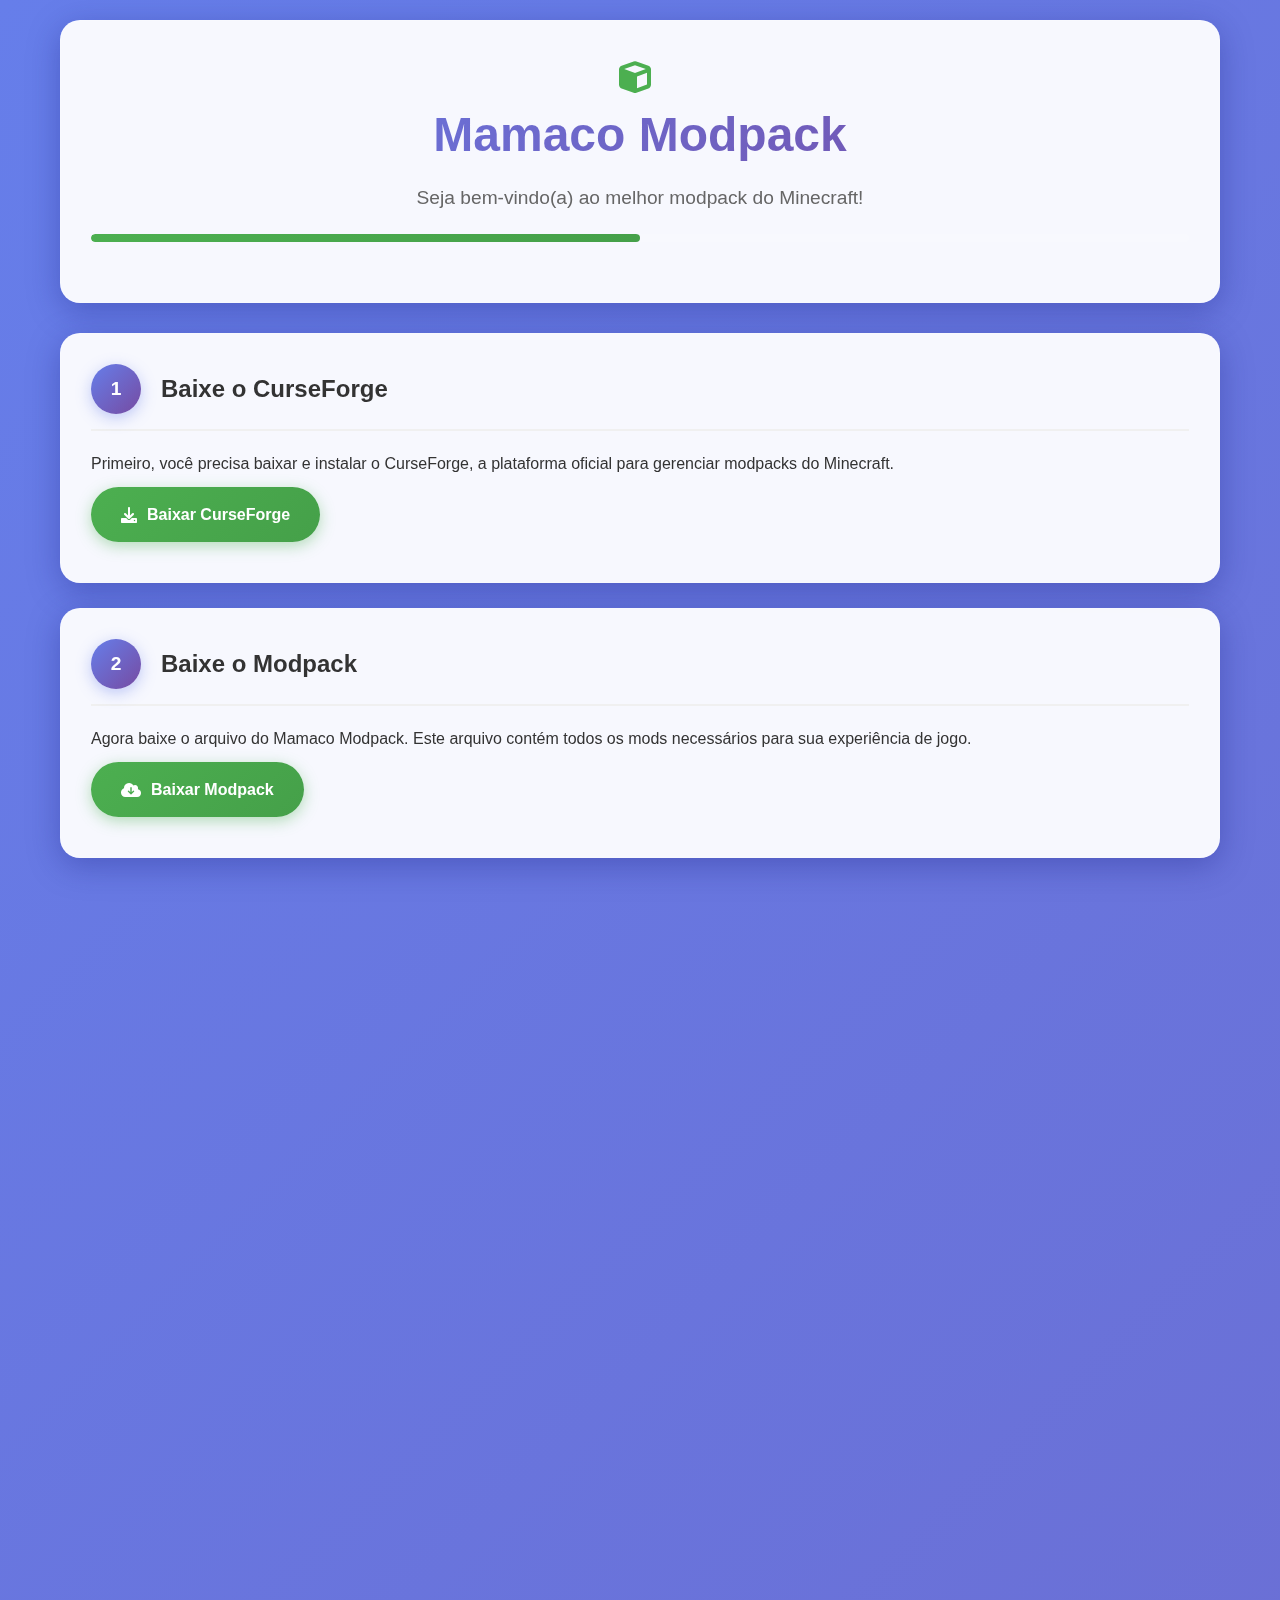
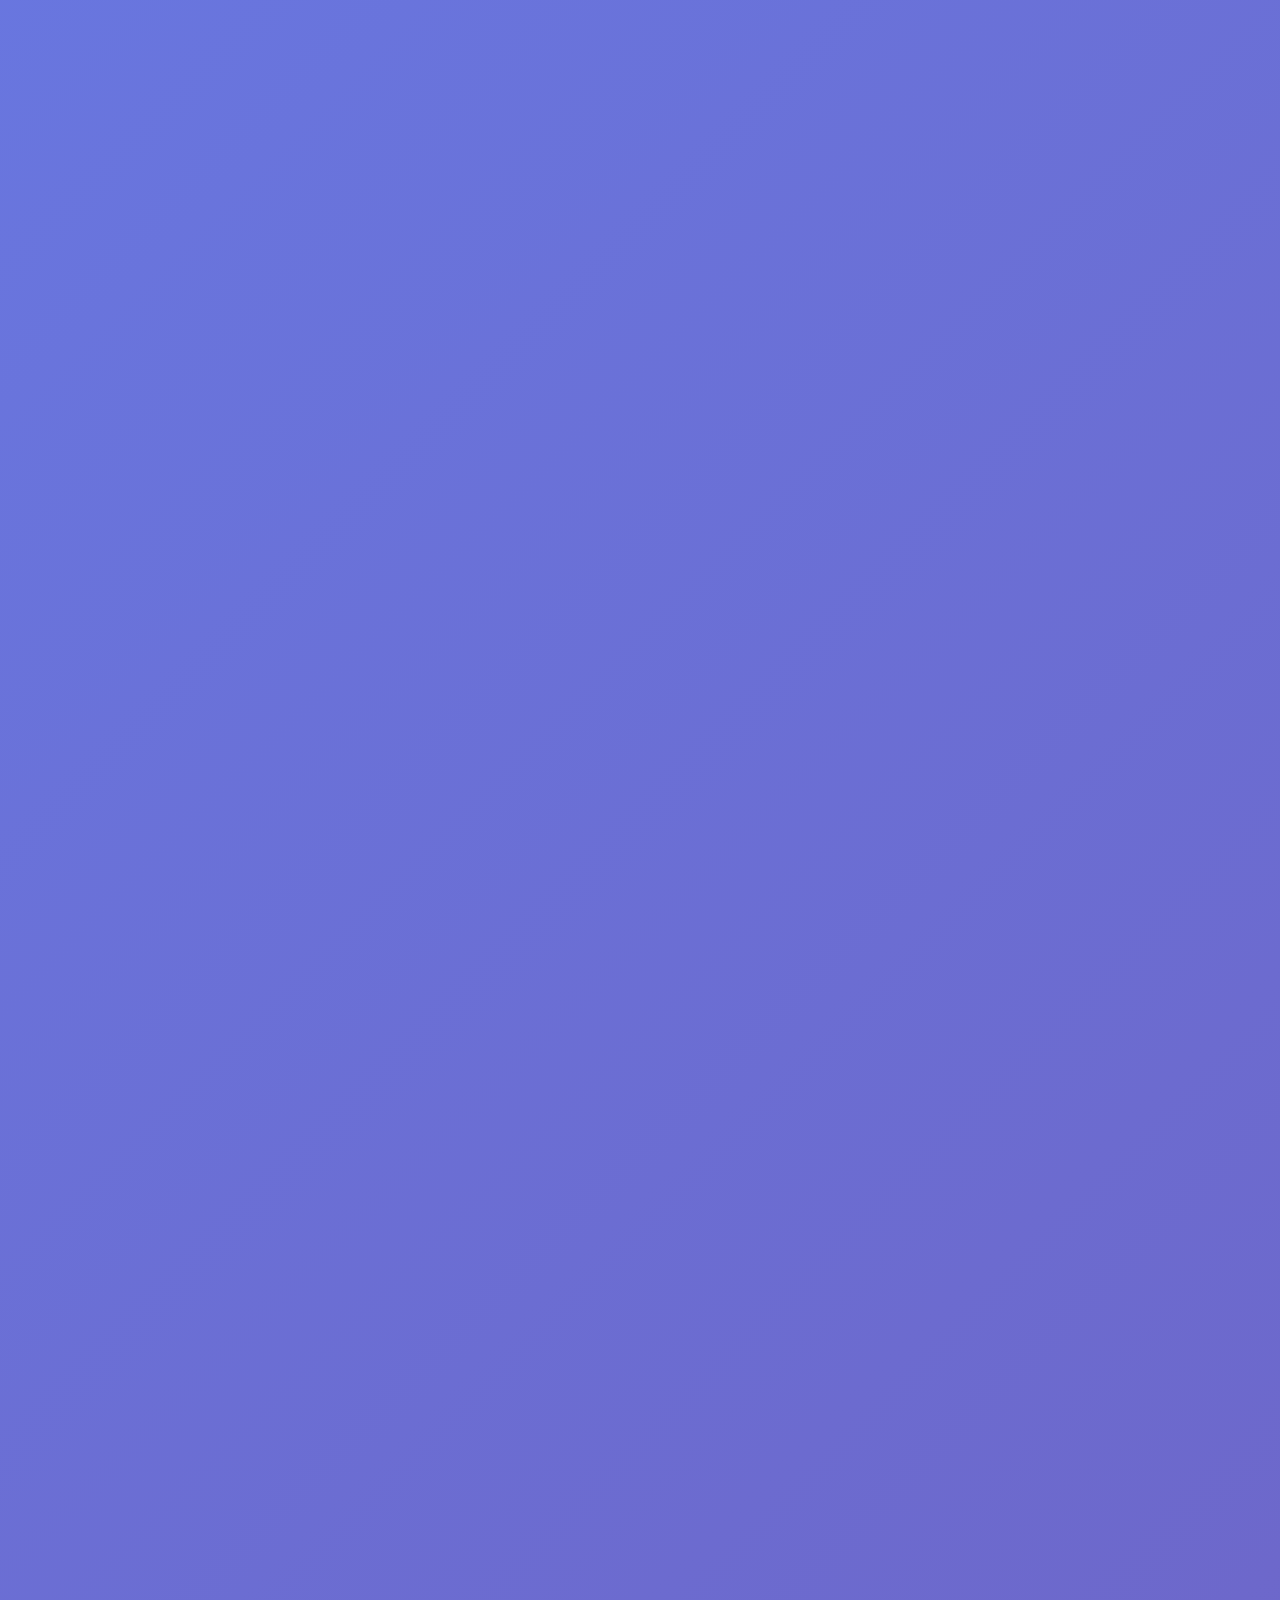
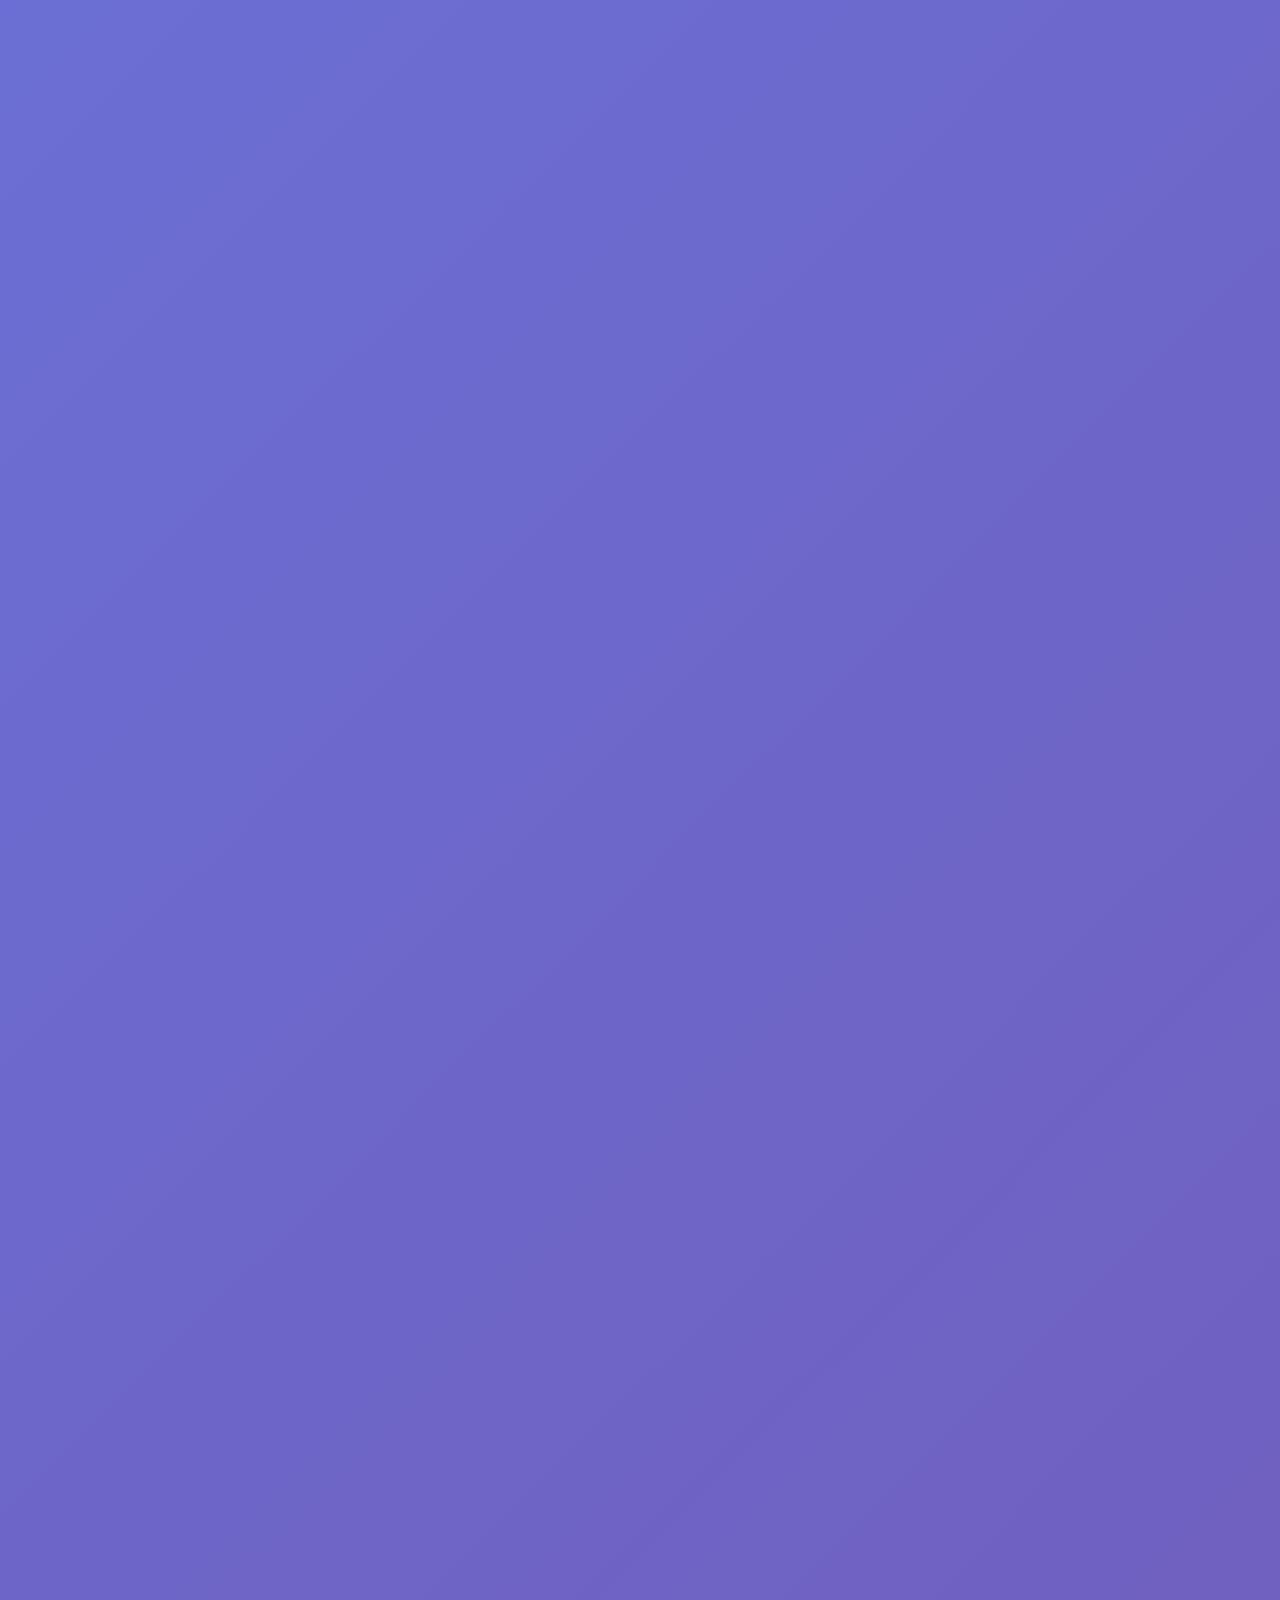
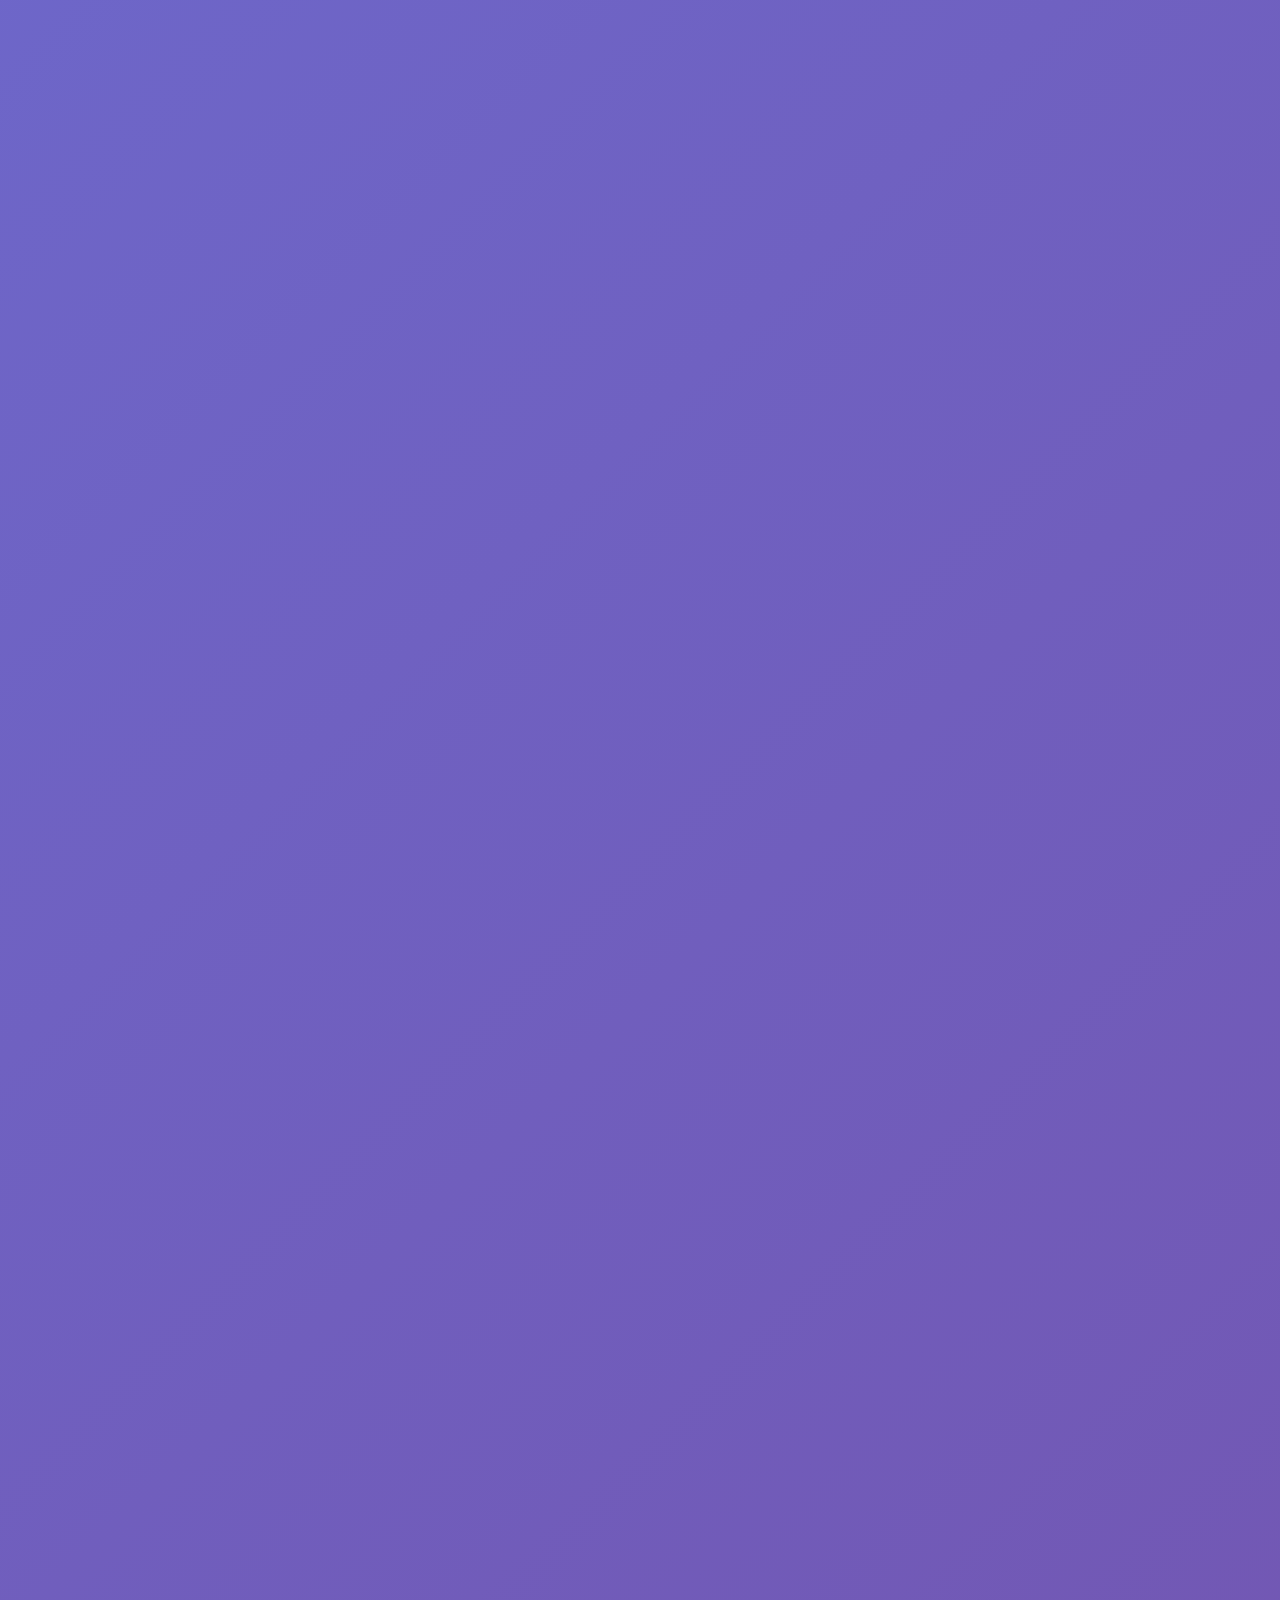
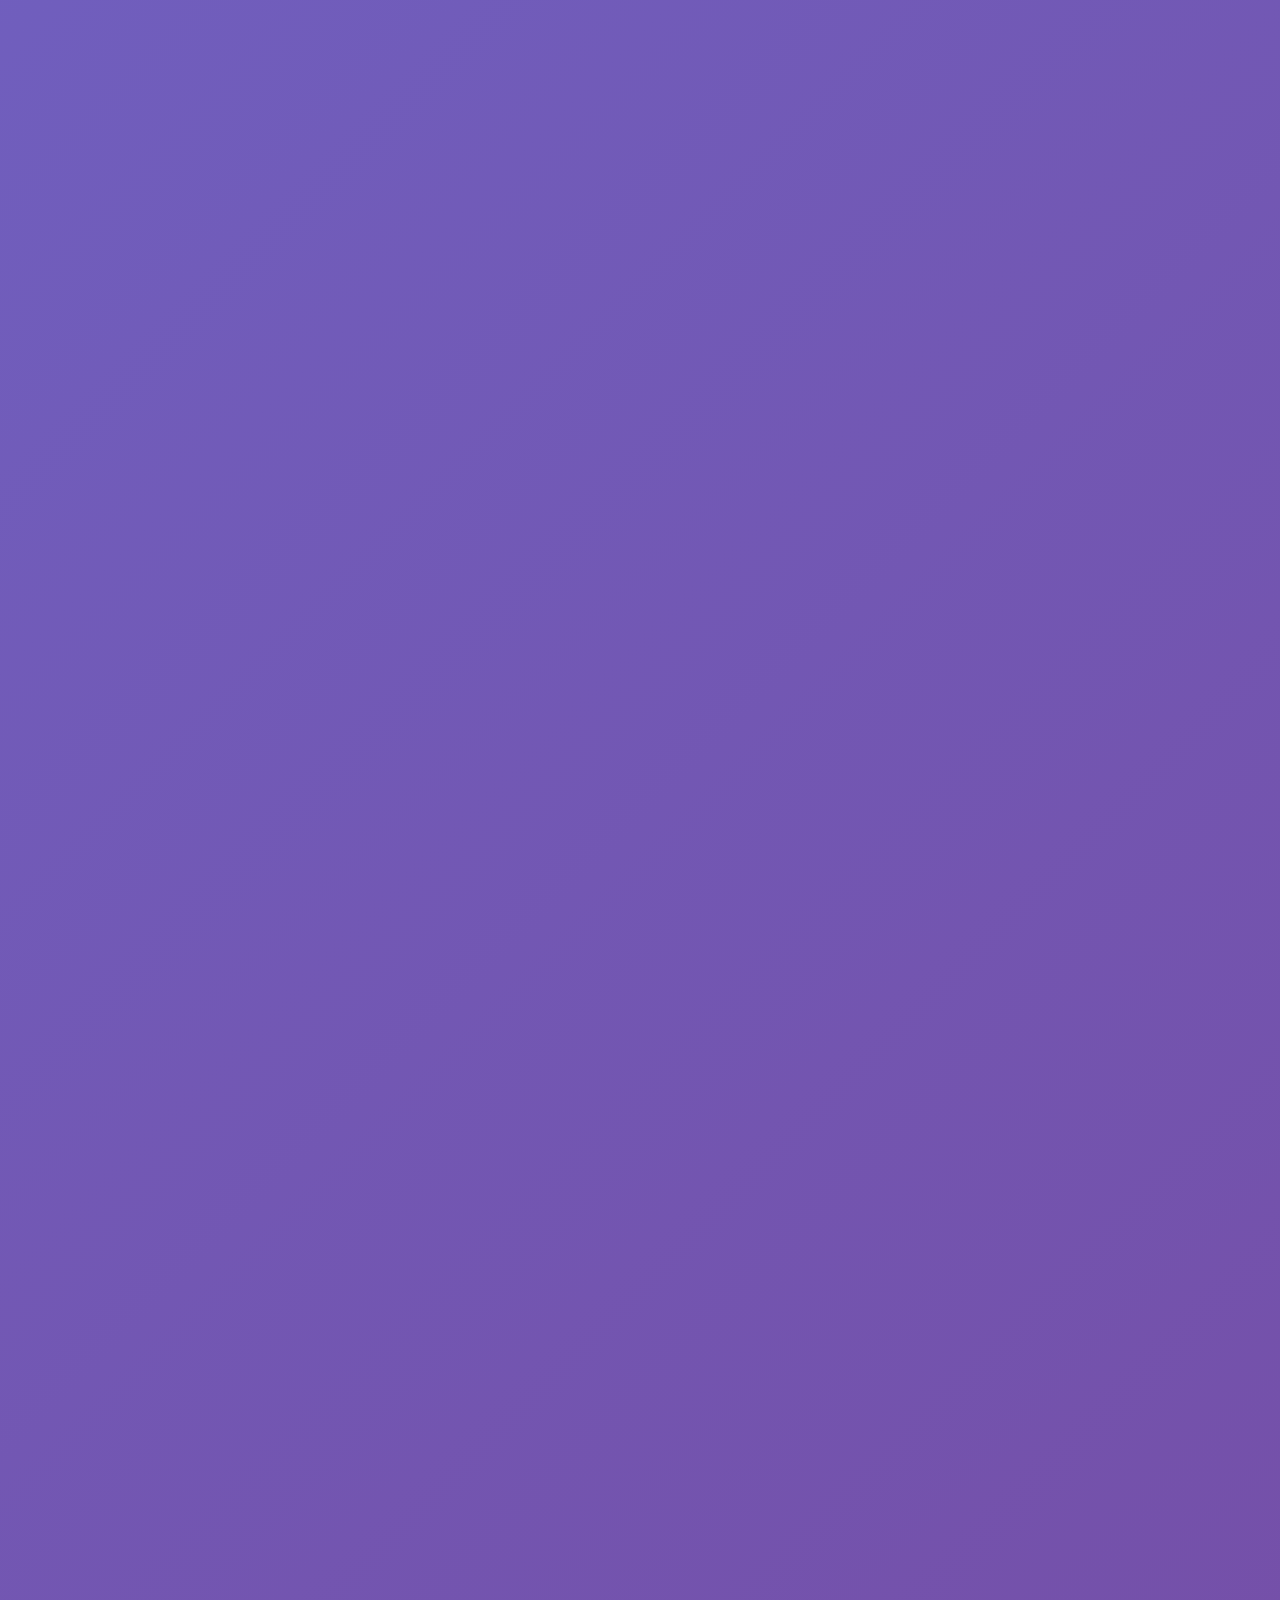
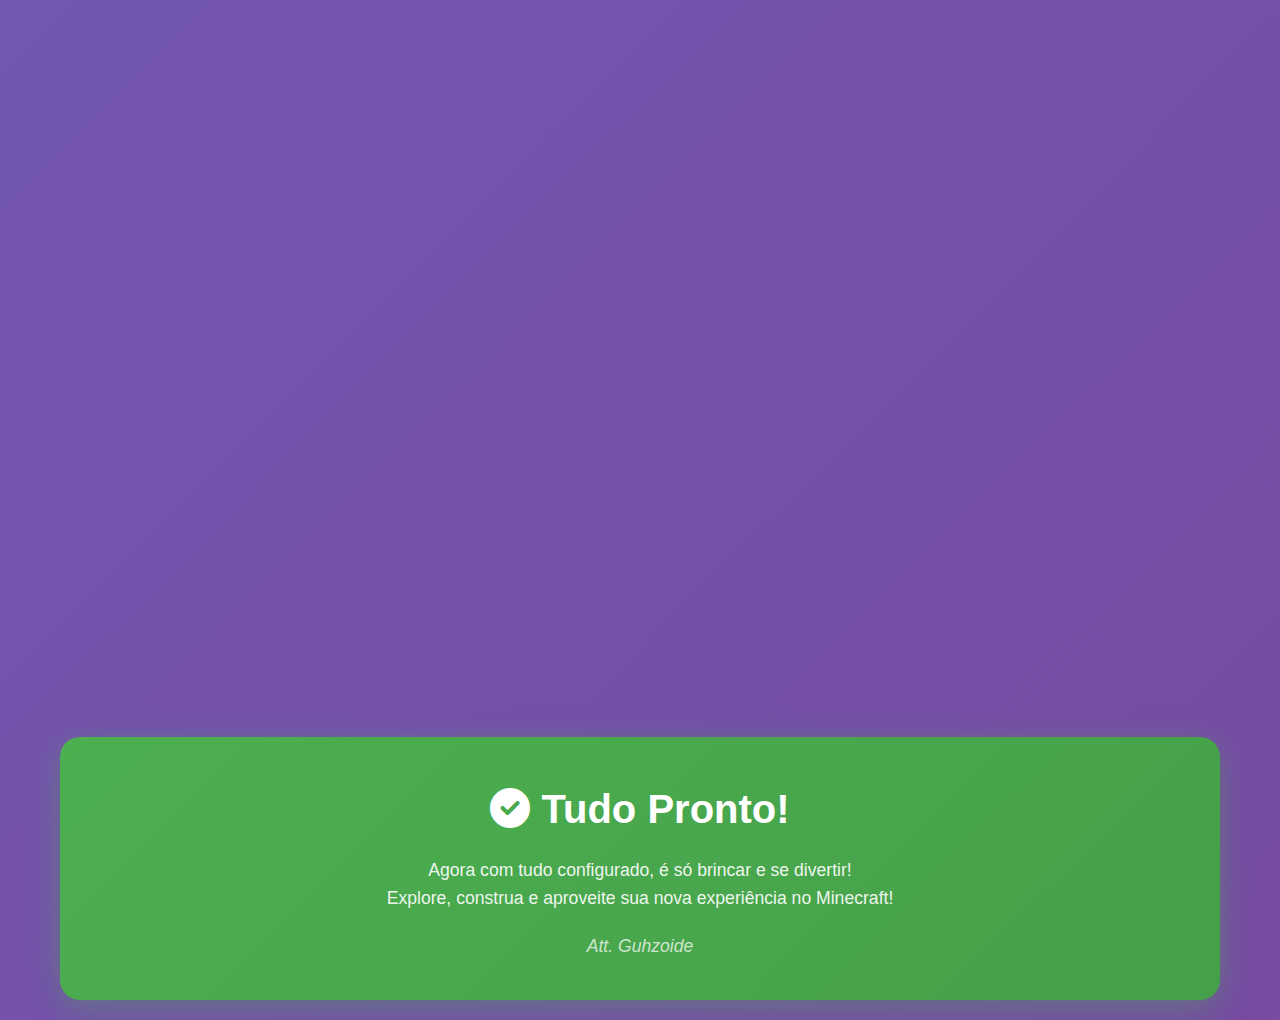
<file: templates/index.html>
<!DOCTYPE html>
<html lang="pt-BR">
<head>
    <meta charset="UTF-8">
    <meta name="viewport" content="width=device-width, initial-scale=1.0">
    <title>Mamaco Modpack</title>
    <link href="https://cdnjs.cloudflare.com/ajax/libs/font-awesome/6.0.0/css/all.min.css" rel="stylesheet">
    <link rel="shortcut icon" href="../static/fav/favicon.jpg" type="image/x-icon">
    <style>
        * {
            margin: 0;
            padding: 0;
            box-sizing: border-box;
        }

        body {
            font-family: 'Segoe UI', Tahoma, Geneva, Verdana, sans-serif;
            background: linear-gradient(135deg, #667eea 0%, #764ba2 100%);
            min-height: 100vh;
            color: #333;
            line-height: 1.6;
        }

        .container {
            max-width: 1200px;
            margin: 0 auto;
            padding: 20px;
        }

        .header {
            text-align: center;
            background: rgba(255, 255, 255, 0.95);
            backdrop-filter: blur(10px);
            padding: 40px 30px;
            border-radius: 20px;
            margin-bottom: 30px;
            box-shadow: 0 8px 32px rgba(31, 38, 135, 0.37);
            border: 1px solid rgba(255, 255, 255, 0.18);
        }

        .header h1 {
            font-size: 3rem;
            font-weight: 700;
            background: linear-gradient(135deg, #667eea, #764ba2);
            -webkit-background-clip: text;
            -webkit-text-fill-color: transparent;
            background-clip: text;
            margin-bottom: 10px;
            animation: fadeInUp 1s ease-out;
        }

        .header .subtitle {
            font-size: 1.2rem;
            color: #666;
            animation: fadeInUp 1s ease-out 0.2s both;
        }

        .minecraft-logo {
            font-size: 2rem;
            color: #4CAF50;
            margin-right: 10px;
            animation: bounce 2s infinite;
        }

        @keyframes fadeInUp {
            from {
                opacity: 0;
                transform: translateY(30px);
            }
            to {
                opacity: 1;
                transform: translateY(0);
            }
        }

        @keyframes bounce {
            0%, 20%, 50%, 80%, 100% {
                transform: translateY(0);
            }
            40% {
                transform: translateY(-10px);
            }
            60% {
                transform: translateY(-5px);
            }
        }

        .progress-bar {
            background: rgba(255, 255, 255, 0.2);
            height: 8px;
            border-radius: 4px;
            margin: 20px 0;
            overflow: hidden;
        }

        .progress-fill {
            height: 100%;
            background: linear-gradient(90deg, #4CAF50, #45a049);
            width: 0%;
            transition: width 0.3s ease;
            border-radius: 4px;
        }

        .step-card {
            background: rgba(255, 255, 255, 0.95);
            backdrop-filter: blur(10px);
            border-radius: 20px;
            padding: 30px;
            margin-bottom: 25px;
            box-shadow: 0 8px 32px rgba(31, 38, 135, 0.37);
            border: 1px solid rgba(255, 255, 255, 0.18);
            transform: translateY(20px);
            opacity: 0;
            transition: all 0.5s ease;
        }

        .step-card.visible {
            transform: translateY(0);
            opacity: 1;
        }

        .step-header {
            display: flex;
            align-items: center;
            margin-bottom: 20px;
            padding-bottom: 15px;
            border-bottom: 2px solid #f0f0f0;
        }

        .step-number {
            background: linear-gradient(135deg, #667eea, #764ba2);
            color: white;
            width: 50px;
            height: 50px;
            border-radius: 50%;
            display: flex;
            align-items: center;
            justify-content: center;
            font-weight: bold;
            font-size: 1.2rem;
            margin-right: 20px;
            box-shadow: 0 4px 15px rgba(102, 126, 234, 0.4);
        }

        .step-title {
            font-size: 1.5rem;
            font-weight: 600;
            color: #333;
            flex-grow: 1;
        }

        .download-btn {
            background: linear-gradient(135deg, #4CAF50, #45a049);
            color: white;
            text-decoration: none;
            padding: 15px 30px;
            border-radius: 50px;
            display: inline-flex;
            align-items: center;
            font-weight: 600;
            transition: all 0.3s ease;
            box-shadow: 0 4px 15px rgba(76, 175, 80, 0.4);
            margin: 10px 0;
        }

        .download-btn:hover {
            transform: translateY(-2px);
            box-shadow: 0 6px 20px rgba(76, 175, 80, 0.6);
        }

        .download-btn i {
            margin-right: 10px;
        }

        .tutorial-list {
            list-style: none;
            padding: 0;
        }

        .tutorial-item {
            display: flex;
            align-items: flex-start;
            margin-bottom: 20px;
            padding: 15px;
            background: rgba(102, 126, 234, 0.1);
            border-radius: 10px;
            transition: all 0.3s ease;
        }

        .tutorial-item:hover {
            background: rgba(102, 126, 234, 0.2);
            transform: translateX(5px);
        }

        .tutorial-number {
            background: #667eea;
            color: white;
            width: 30px;
            height: 30px;
            border-radius: 50%;
            display: flex;
            align-items: center;
            justify-content: center;
            font-weight: bold;
            margin-right: 15px;
            flex-shrink: 0;
        }

        .tutorial-text {
            flex-grow: 1;
        }

        .image-container {
            text-align: center;
            margin: 20px 0;
            background: #f8f9fa;
            padding: 20px;
            border-radius: 10px;
            border: 2px dashed #e9ecef;
        }

        .image-placeholder {
            font-size: 3rem;
            color: #ccc;
            margin-bottom: 10px;
        }

        .image-text {
            color: #666;
            font-style: italic;
        }

        .completion-card {
            background: linear-gradient(135deg, #4CAF50, #45a049);
            color: white;
            text-align: center;
            padding: 40px;
            border-radius: 20px;
            margin-top: 30px;
            box-shadow: 0 8px 32px rgba(76, 175, 80, 0.4);
        }

        .completion-card h2 {
            font-size: 2.5rem;
            margin-bottom: 15px;
        }

        .completion-card p {
            font-size: 1.1rem;
            opacity: 0.9;
        }

        .signature {
            margin-top: 20px;
            font-style: italic;
            opacity: 0.8;
        }

        .floating-action {
            position: fixed;
            bottom: 30px;
            right: 30px;
            background: linear-gradient(135deg, #667eea, #764ba2);
            color: white;
            width: 60px;
            height: 60px;
            border-radius: 50%;
            display: flex;
            align-items: center;
            justify-content: center;
            font-size: 1.5rem;
            box-shadow: 0 4px 20px rgba(102, 126, 234, 0.4);
            cursor: pointer;
            transition: all 0.3s ease;
            border: none;
        }

        .floating-action:hover {
            transform: scale(1.1);
            box-shadow: 0 6px 25px rgba(102, 126, 234, 0.6);
        }

        @media (max-width: 768px) {
            .container {
                padding: 10px;
            }
            
            .header h1 {
                font-size: 2rem;
            }
            
            .step-card {
                padding: 20px;
            }
            
            .step-header {
                flex-direction: column;
                text-align: center;
            }
            
            .step-number {
                margin-right: 0;
                margin-bottom: 15px;
            }
        }

        .tooltip {
            position: relative;
            display: inline-block;
        }

        .tooltip .tooltiptext {
            visibility: hidden;
            width: 200px;
            background-color: #333;
            color: #fff;
            text-align: center;
            border-radius: 6px;
            padding: 10px;
            position: absolute;
            z-index: 1;
            bottom: 125%;
            left: 50%;
            margin-left: -100px;
            opacity: 0;
            transition: opacity 0.3s;
            font-size: 0.9rem;
        }

        .tooltip:hover .tooltiptext {
            visibility: visible;
            opacity: 1;
        }
    </style>
</head>
<body>
    <div class="container">
        <header class="header">
            <i class="fas fa-cube minecraft-logo"></i>
            <h1>Mamaco Modpack</h1>
            <p class="subtitle">Seja bem-vindo(a) ao melhor modpack do Minecraft!</p>
            
            <div class="progress-bar">
                <div class="progress-fill" id="progressBar"></div>
            </div>
        </header>

        <div class="step-card" data-step="1">
            <div class="step-header">
                <div class="step-number">1</div>
                <h2 class="step-title">Baixe o CurseForge</h2>
            </div>
            <p>Primeiro, você precisa baixar e instalar o CurseForge, a plataforma oficial para gerenciar modpacks do Minecraft.</p>
            <div class="tooltip">
                <a href="https://www.curseforge.com/minecraft/mc-mods/curseforge-app" class="download-btn" target="_blank" rel="noopener noreferrer">
                    <i class="fas fa-download"></i>
                    Baixar CurseForge
                </a>
                <span class="tooltiptext">Clique para ser redirecionado ao site oficial</span>
            </div>
        </div>

        <div class="step-card" data-step="2">
            <div class="step-header">
                <div class="step-number">2</div>
                <h2 class="step-title">Baixe o Modpack</h2>
            </div>
            <p>Agora baixe o arquivo do Mamaco Modpack. Este arquivo contém todos os mods necessários para sua experiência de jogo.</p>
            <div class="tooltip">
                <a href="https://drive.google.com/file/d/10rDguSvllqduOg0RRww1jc3LYrn1nye2/view?usp=sharing" class="download-btn" target="_blank" rel="noopener noreferrer">
                    <i class="fas fa-cloud-download-alt"></i>
                    Baixar Modpack
                </a>
                <span class="tooltiptext">Arquivo hospedado no Google Drive</span>
            </div>
        </div>

        <div class="step-card" data-step="3">
            <div class="step-header">
                <div class="step-number">3</div>
                <h2 class="step-title">Tutorial de Instalação</h2>
            </div>
            <ul class="tutorial-list">
                <li class="tutorial-item">
                    <div class="tutorial-number">1</div>
                    <div class="tutorial-text">Abra o CurseForge e faça login na sua conta.</div>
                </li>
                <li class="tutorial-item">
                    <div class="tutorial-number">2</div>
                    <div class="tutorial-text">Caso o logo do Minecraft não esteja aparecendo, clique no botão com o ícone "+" do CurseForge e selecione a pasta do Minecraft.</div>
                </li>
                <div class="image-container">
                    <div class="image-placeholder">
                        <img src="../static/img_tuto/adicionar_mine_cf.png" alt="mine_cf">
                    </div>
                </div>
                <li class="tutorial-item">
                    <div class="tutorial-number">3</div>
                    <div class="tutorial-text">Importe o arquivo .zip do modpack usando o botão "Import" no CurseForge.</div>
                </li>
                <div class="image-container">
                    <div class="image-placeholder">
                        <img src="../static/img_tuto/import_modpack.png" alt="">
                    </div>
                </div>
                <li class="tutorial-item">
                    <div class="tutorial-number">4</div>
                    <div class="tutorial-text">Com o modpack importado, abra-o e clique em "Atualizar tudo" caso haja alguma atualização pendente.</div>
                </li>
                <div class="image-container">
                    <div class="image-placeholder">
                        <img src="../static/img_tuto/atualizar_modpack.png" alt="">
                    </div>
                </div>
                <li class="tutorial-item">
                    <div class="tutorial-number">5</div>
                    <div class="tutorial-text">Agora clique em "Jogar" e aguarde o jogo carregar!</div>
                </li>
            </ul>
        </div>

        <div class="step-card" data-step="4">
            <div class="step-header">
                <div class="step-number">4</div>
                <h2 class="step-title">Configuração no Jogo</h2>
            </div>
            <ul class="tutorial-list">
                <li class="tutorial-item">
                    <div class="tutorial-number">1</div>
                    <div class="tutorial-text">Ao abrir o jogo, clique em "Opções".</div>
                </li>
                <div class="image-container">
                    <div class="image-placeholder">
                        <img src="../static/img_tuto/tuto_jogo_opcoes.png" alt="">
                    </div>
                </div>
                <li class="tutorial-item">
                    <div class="tutorial-number">2</div>
                    <div class="tutorial-text">Agora vá em "Pacotes de recursos..."</div>
                </li>
                <div class="image-container">
                    <div class="image-placeholder">
                        <img src="../static/img_tuto/pacotes_recursos.png" alt="">
                    </div>
                </div>
                <li class="tutorial-item">
                    <div class="tutorial-number">3</div>
                    <div class="tutorial-text">Clique no logo de cada um dos pacotes e aperte em "Concluído".</div>
                </li>
                <div class="image-container">
                    <div class="image-placeholder">
                        <img src="../static/img_tuto/pacotes_selecionar.png" alt="">
                    </div>
                </div>
                <li class="tutorial-item">
                    <div class="tutorial-number">4</div>
                    <div class="tutorial-text">Depois vá em "Gráficos" e clique na opção "Pacotes de sombreadores" (é a última opção).</div>
                </li>
                <div class="image-container">
                    <div class="image-placeholder">
                        <img src="../static/img_tuto/graficos.png" alt="">
                    </div>
                </div>
                <div class="image-container">
                    <div class="image-placeholder">
                        <img src="../static/img_tuto/pacote_combreador.png" alt="">
                    </div>
                </div>
                <li class="tutorial-item">
                    <div class="tutorial-number">5</div>
                    <div class="tutorial-text">Selecione o shader como mostrado na imagem abaixo e clique em "Aplicar".</div>
                </li>
                <div class="image-container">
                    <div class="image-placeholder">
                        <img src="../static/img_tuto/pacote_complementary.png" alt="">
                    </div>
                </div>
            </ul>
        </div>

        <div class="completion-card">
            <h2><i class="fas fa-check-circle"></i> Tudo Pronto!</h2>
            <p>Agora com tudo configurado, é só brincar e se divertir!</p>
            <p>Explore, construa e aproveite sua nova experiência no Minecraft!</p>
            <div class="signature">
                <p>Att. Guhzoide</p>
            </div>
        </div>
    </div>

    <button class="floating-action" onclick="scrollToTop()" title="Voltar ao topo">
        <i class="fas fa-arrow-up"></i>
    </button>

    <script>
        // Animação de entrada dos cards
        function animateCards() {
            const cards = document.querySelectorAll('.step-card');
            const observer = new IntersectionObserver((entries) => {
                entries.forEach(entry => {
                    if (entry.isIntersecting) {
                        entry.target.classList.add('visible');
                        updateProgress();
                    }
                });
            }, { threshold: 0.1 });

            cards.forEach(card => {
                observer.observe(card);
            });
        }

        // Atualizar barra de progresso
        function updateProgress() {
            const totalSteps = document.querySelectorAll('.step-card').length;
            const visibleSteps = document.querySelectorAll('.step-card.visible').length;
            const progress = (visibleSteps / totalSteps) * 100;
            document.getElementById('progressBar').style.width = progress + '%';
        }

        // Voltar ao topo
        function scrollToTop() {
            window.scrollTo({
                top: 0,
                behavior: 'smooth'
            });
        }

        // Mostrar/ocultar botão flutuante
        window.addEventListener('scroll', () => {
            const floatingBtn = document.querySelector('.floating-action');
            if (window.scrollY > 300) {
                floatingBtn.style.display = 'flex';
            } else {
                floatingBtn.style.display = 'none';
            }
        });

        // Inicializar animações
        document.addEventListener('DOMContentLoaded', () => {
            animateCards();
            
            // Esconder botão flutuante inicialmente
            document.querySelector('.floating-action').style.display = 'none';
            
            // Adicionar efeito de hover nos botões de download
            const downloadBtns = document.querySelectorAll('.download-btn');
            downloadBtns.forEach(btn => {
                btn.addEventListener('mouseenter', () => {
                    btn.style.transform = 'translateY(-2px) scale(1.05)';
                });
                
                btn.addEventListener('mouseleave', () => {
                    btn.style.transform = 'translateY(-2px) scale(1)';
                });
            });
        });

        // Adicionar efeito de clique nos cards
        document.querySelectorAll('.step-card').forEach(card => {
            card.addEventListener('click', (e) => {
                // Não ativar se o clique foi em um link
                if (e.target.tagName !== 'A' && !e.target.closest('a')) {
                    card.style.transform = 'scale(0.98)';
                    setTimeout(() => {
                        card.style.transform = 'translateY(0) scale(1)';
                    }, 100);
                }
            });
        });
    </script>
</body>
</html>
</file>
